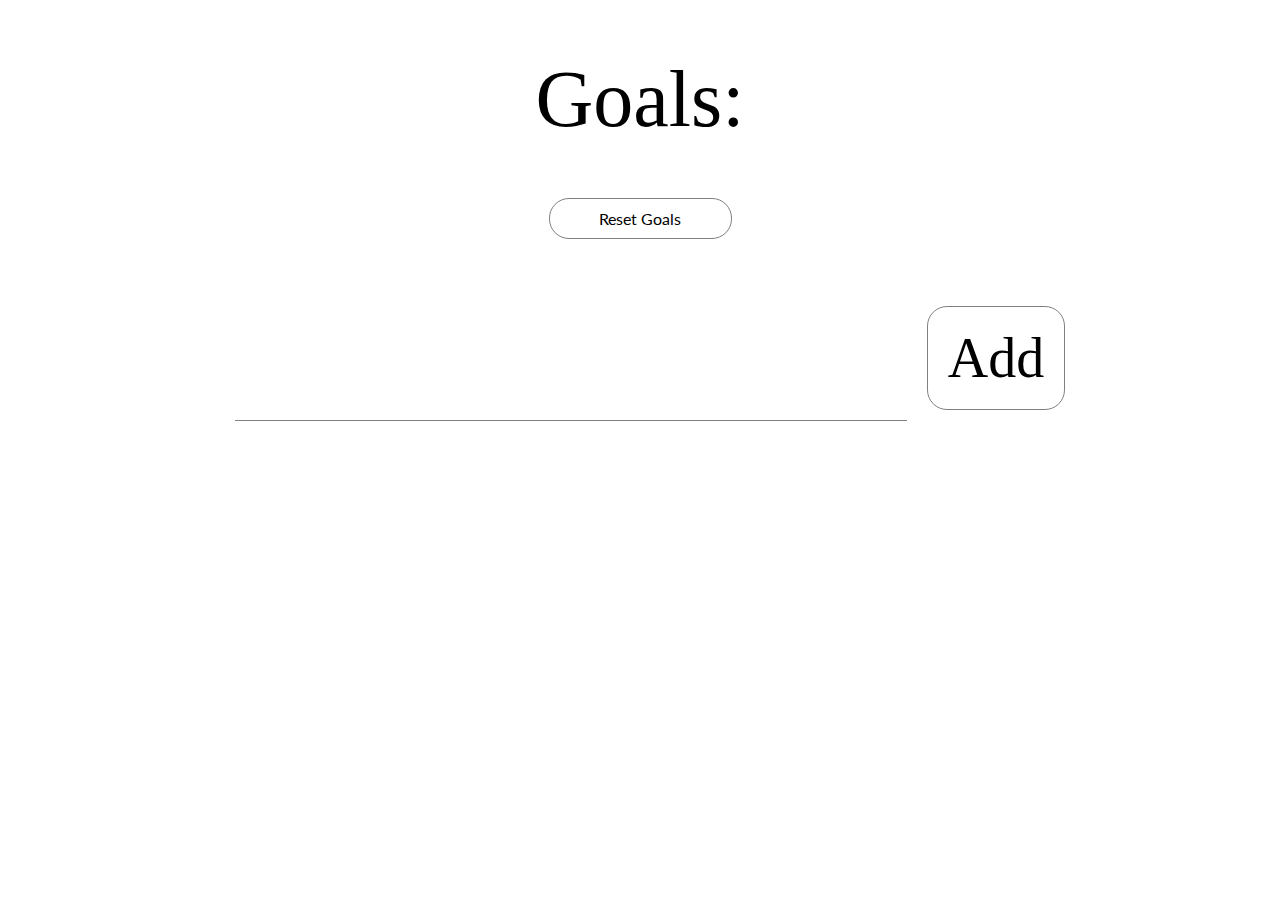
<file: 001/index.html>
<!DOCTYPE html>
<html lang="en">
  <head>
    <meta charset="UTF-8">
    <title>Day 1 - Goal List</title>
    <script src="https://cdnjs.cloudflare.com/ajax/libs/jquery/3.2.1/jquery.min.js"></script>
    <script src="main.js"></script>
    <link href="https://fonts.googleapis.com/css?family=Lato" rel="stylesheet">
    <link rel="stylesheet" href="main.css">
  </head>
  <body>



    <h1 id="goals-list-title">Goals:</h1>
    <span id="reset-goals">Reset Goals</span>
    <input type="text" id="goal-txt"><span id="add-goal-btn">Add </span>
    <div id="goals-list">

    </div>
    <img id="heydude" src="heydude.png" alt="">
  </body>
</html>
</file>
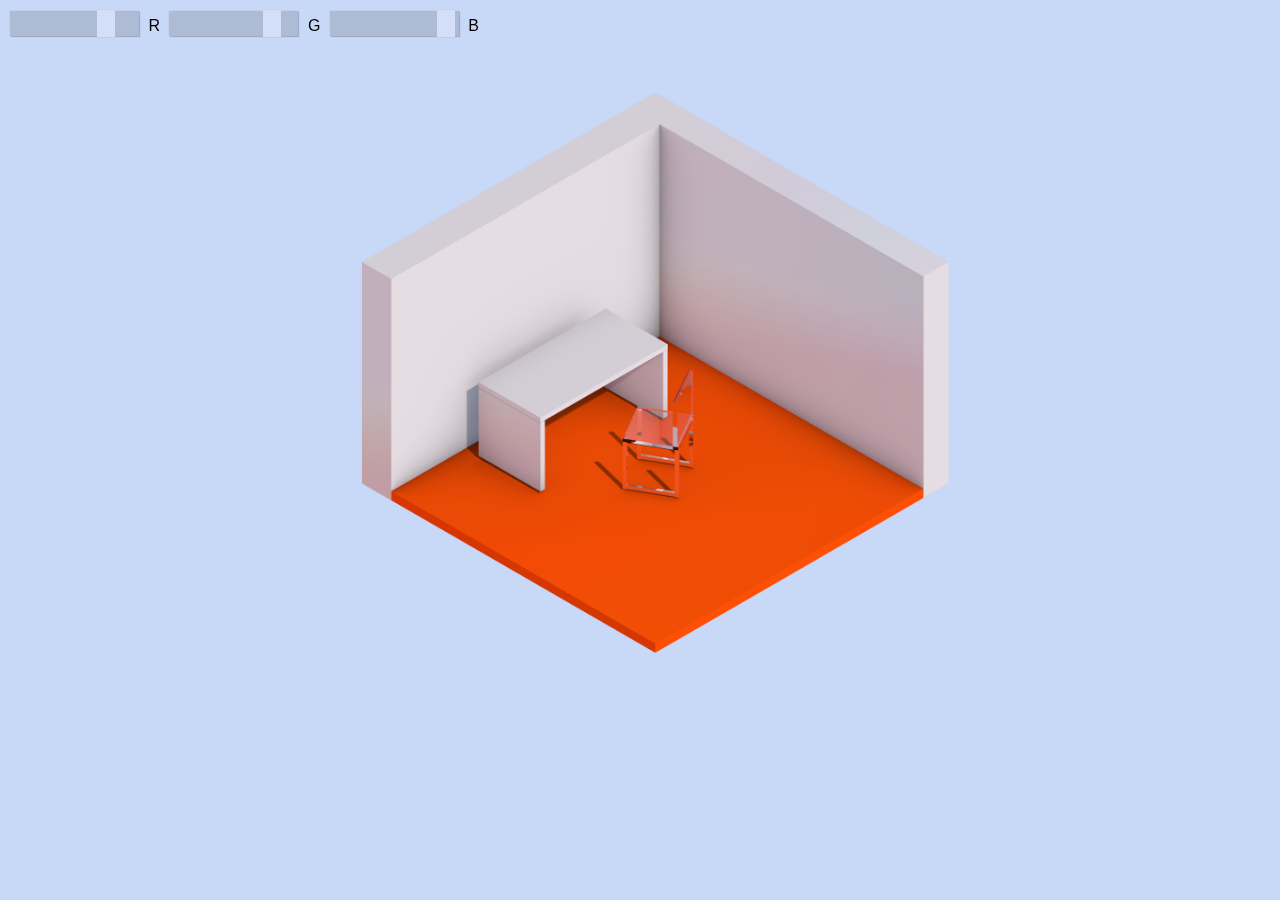
<file: 003/index.html>
<!DOCTYPE html>
<html lang="en">
<head>
  <meta charset="UTF-8">
  <title>Desk</title>
  <link rel="stylesheet" href="main.css">

    <script src="https://cdnjs.cloudflare.com/ajax/libs/jquery/3.2.1/jquery.min.js"></script>
    <script src="main.js"></script>
    <link href="https://fonts.googleapis.com/css?family=Lato" rel="stylesheet">

    <script src="main.js"></script>
</head>
<body>
  <img  class="desk" src="desk.png" alt="">
  <div id="colorpicker">

    <input type="range" name="points" id="rslider" class='slider' value="200" min="0" max="255">  
    <span id="rvalue" class='value-field'> R </span>

    <input  class='slider' type="range" name="points" id="gslider" value="216" min="0" max="255">  
    <span id="gvalue" class='value-field'> G </span>

    <input class='slider' type="range" name="points" id="bslider" value="247" min="0" max="255">  
    <span id="bvalue" class='value-field'> B </span>

  </div>
</body>
</html>
</file>
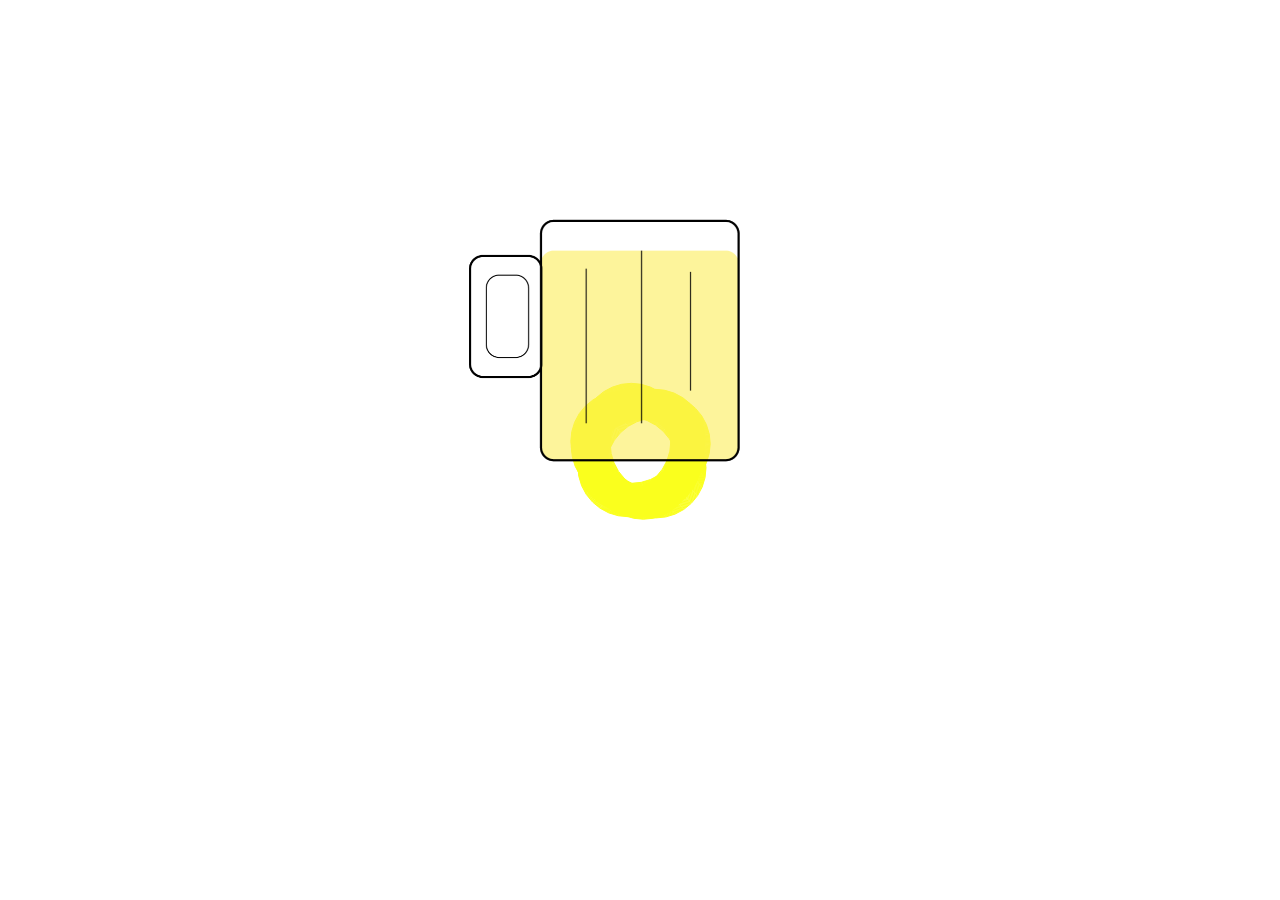
<file: 004/index.html>
<!DOCTYPE html>
<html lang="en">
<head>
  <meta charset="UTF-8">

  <script src="../utils/js/util.js"></script>
  <script src="../utils/js/vector.js"></script>
  <script src="main.js"></script>
  <link rel="stylesheet" href="main.css">
  <title> Circle </title>
</head>
<body>
  <canvas id="canvas"></canvas>
  <img src="beer.png" id="img"  alt="">
</body>
</html>
</file>
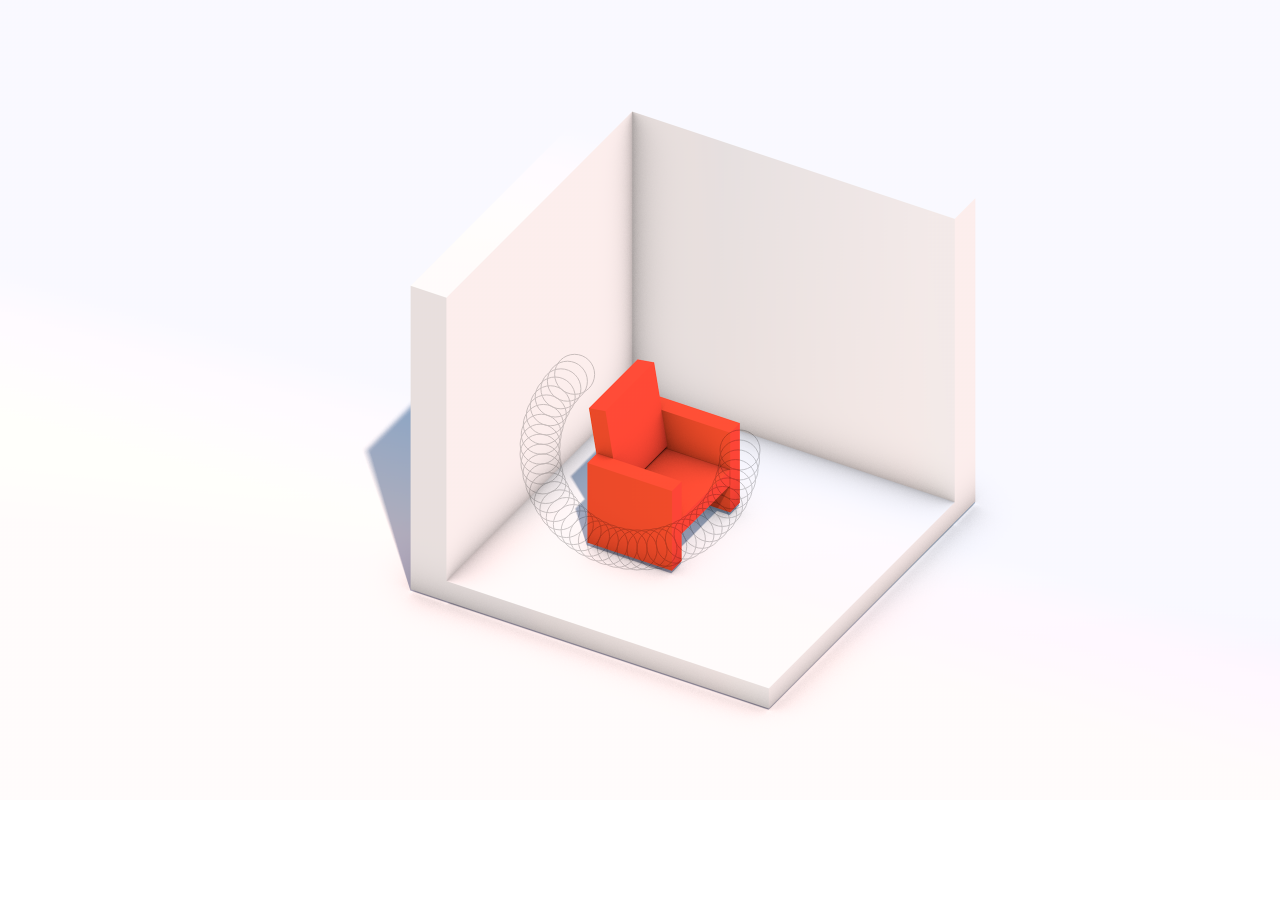
<file: 005/index.html>
<!DOCTYPE html>
<html lang="en">
<head>
  <meta charset="UTF-8">

  <script src="../utils/js/util.js"></script>
  <script src="../utils/js/vector.js"></script>
  <script src="main.js"></script>
  <link rel="stylesheet" href="main.css">
  <title> Couch  Chair  </title>
</head>
<body>
  <img src="couch.png" id="img"  alt="">
  <canvas id="canvas"></canvas>
</body>
</html>
</file>
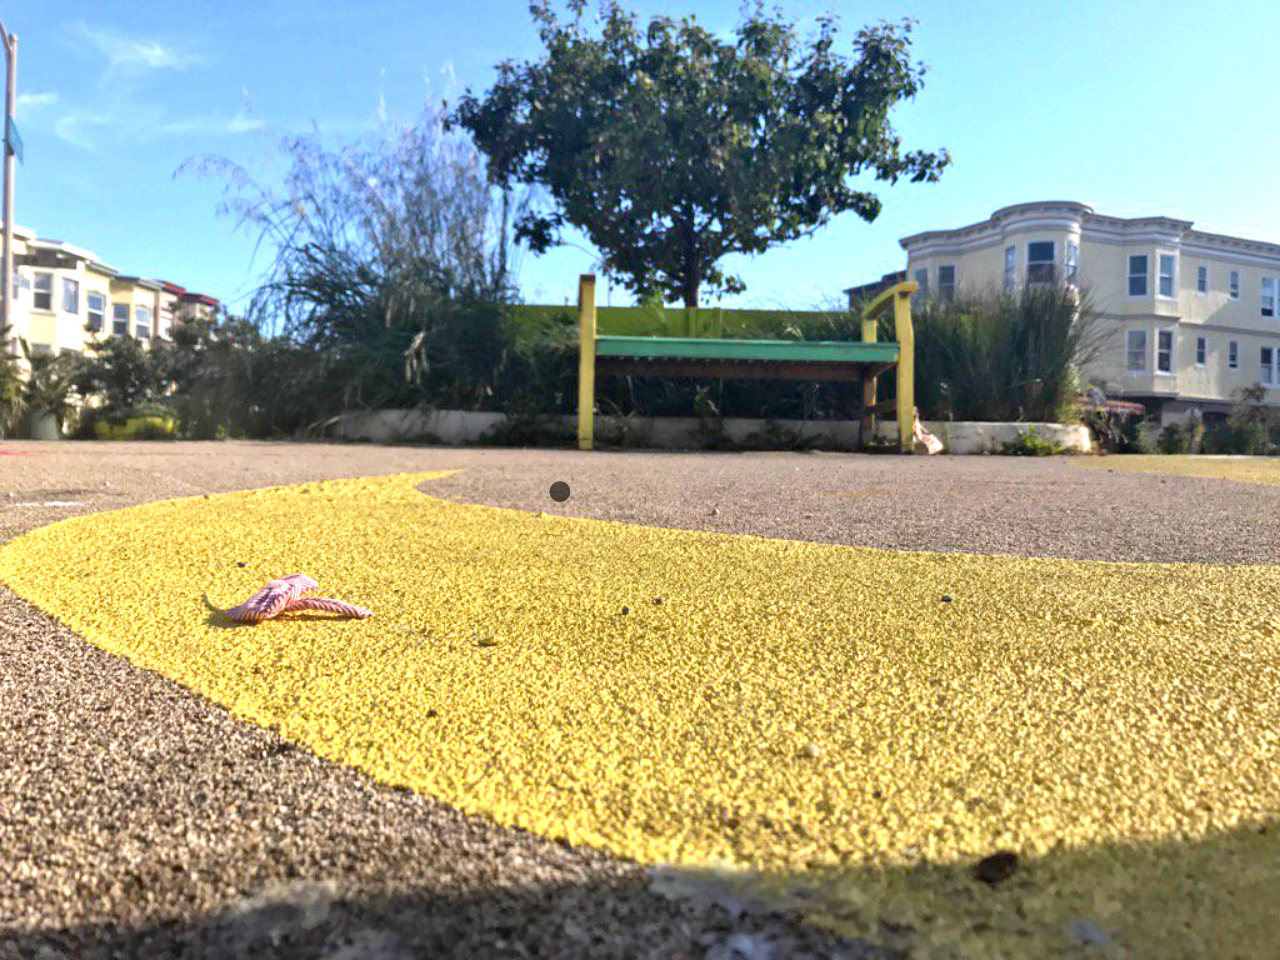
<file: 006/index.html>
<!DOCTYPE html>
<html lang="en">
<head>
  <meta charset="UTF-8">

  <script src="../utils/js/util.js"></script>
  <script src="../utils/js/vector.js"></script>
  <script src="main.js"></script>
  <link rel="stylesheet" href="main.css">
  <title> Little Park  </title>
</head>
<body>
  <img src="park.jpg" id="img"  alt="">
  <canvas id="canvas"></canvas>
</body>
</html>
</file>
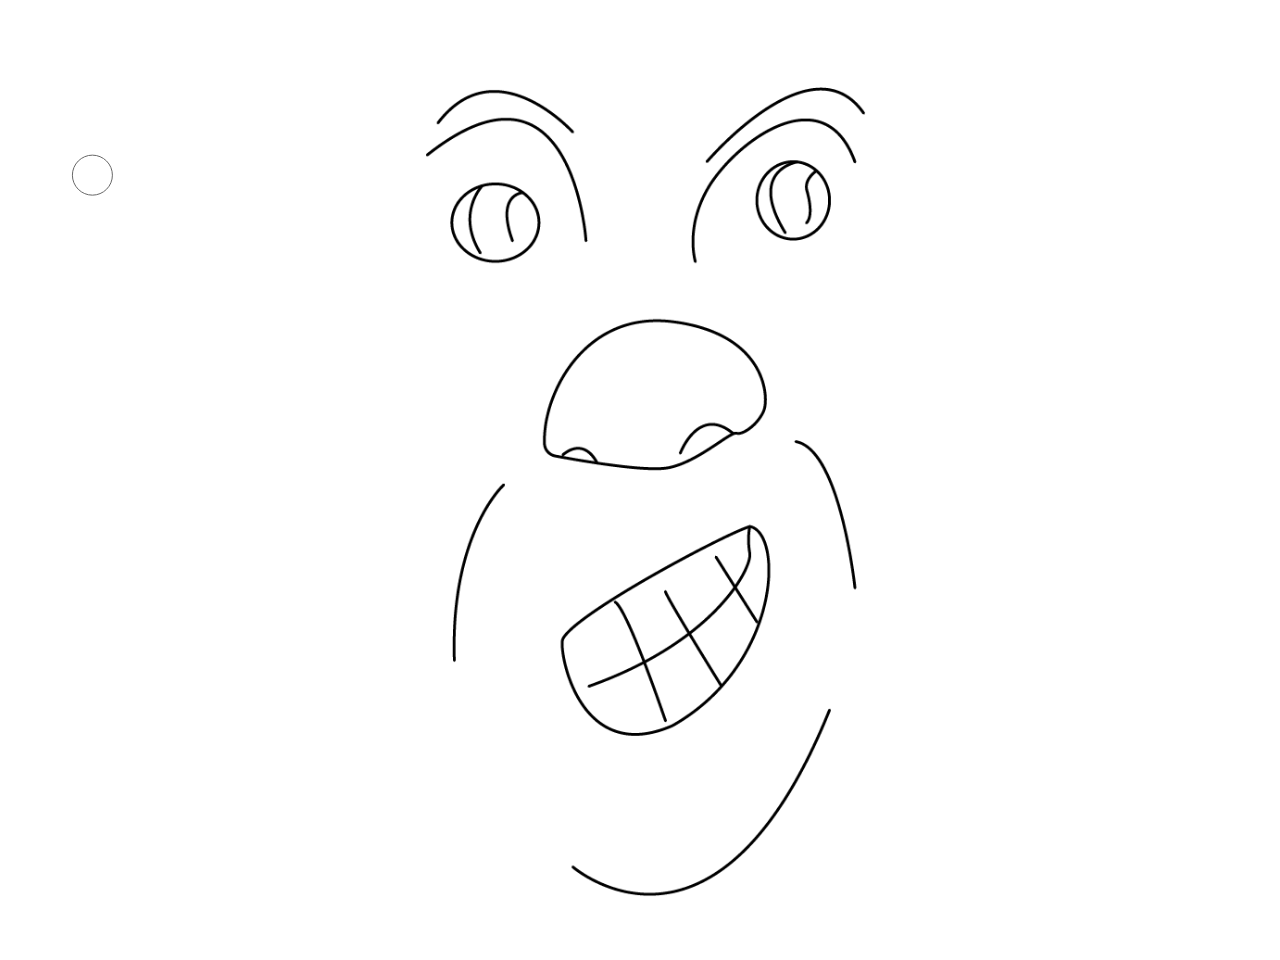
<file: 007/index.html>
<!DOCTYPE html>
<html lang="en">
<head>
  <meta charset="UTF-8">

  <script src="../utils/js/util.js"></script>
  <script src="../utils/js/vector.js"></script>
  <script src="main.js"></script>
  <link rel="stylesheet" href="main.css">
  <title> Dude </title>
</head>
<body>
  <img src="smile.png" id="img"  alt="">
  <canvas id="canvas"></canvas>
</body>
</html>
</file>
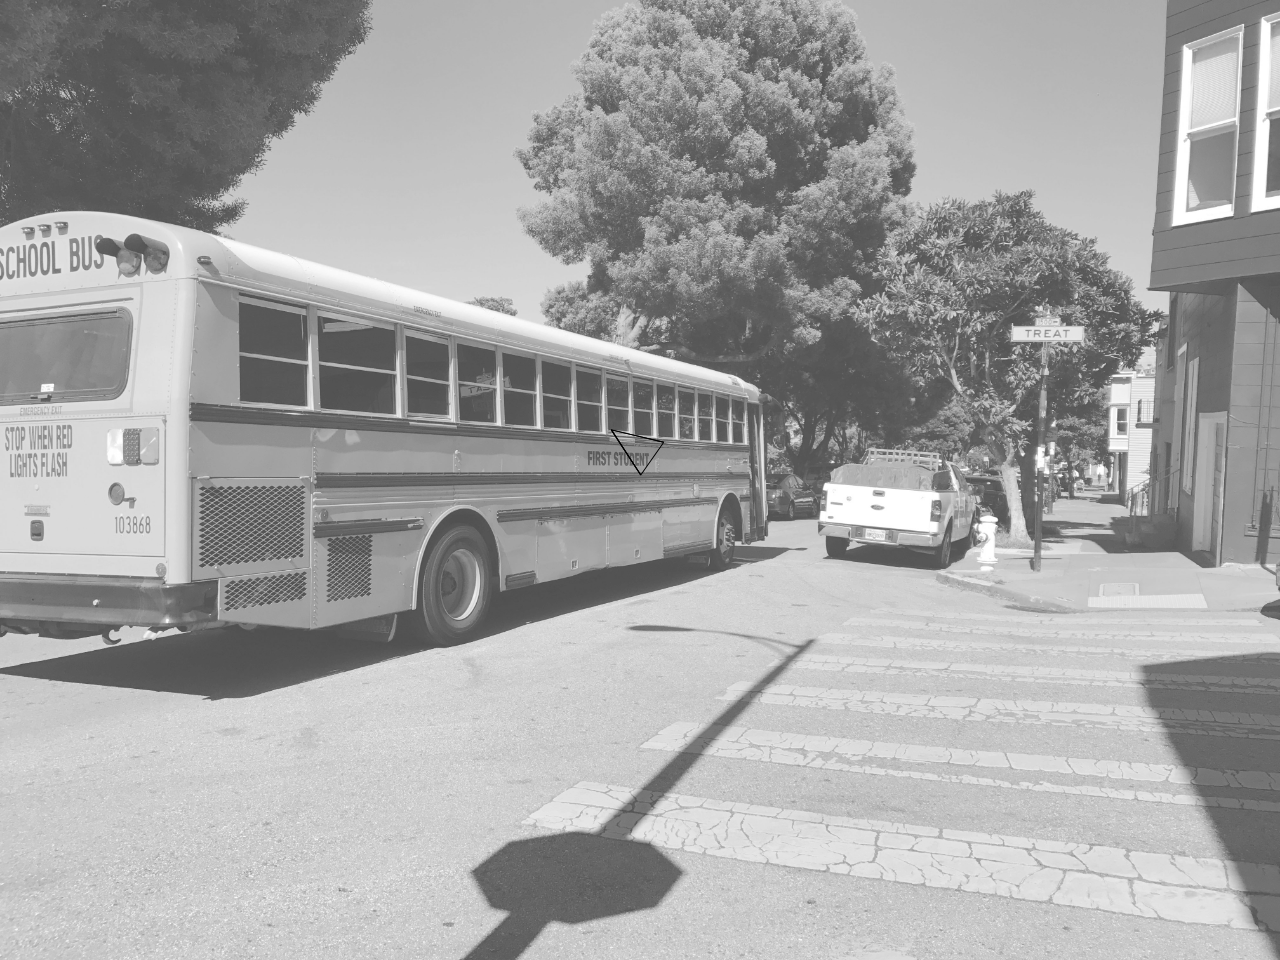
<file: 010/index.html>
<!DOCTYPE html>
<html lang="en">
<head>
  <meta charset="UTF-8">
  <title>Ship</title>
  <style>
  body, html {

    padding: 0;
    margin: 0;
  }
  #canvas {

    position: absolute;
    width: 100%;
    top: 0px;
    left: 0px;
  }
  img{
    position: absolute;
    width: 100%;
    top: 0px;
    left: 0px;
    opacity: 0.7;
  }
  
  </style>
</head>
<body>
  
  <img src="bus.jpg" alt="">
  <canvas id="canvas"></canvas>
  <script src="main.js"></script>
</body>
</html>
</file>
<file: 001/main.css>
body {
  text-align: center;

  font-family: 'Lato', sans-serif;
}


#goals-list-title{
  font-weight: 300;
  font-family: Lato-Light;
  font-size: 5rem;
}
#goal-txt{
  padding: 20px;
  margin: 10px 20px;
  border: none;
  border-bottom: 1px solid grey;
  width: 50%;
}

#goals-list{
  margin: auto;
  max-width: 70%;
}

input:focus, input:focus{
      outline: none;
}

input[type="text"]
{
    font-size:6rem;
    font-weight: 300;
    font-family: Lato-Light;
}


#reset-goals{
  display: block;
  border: 1px solid grey;
  max-width: 161px;
  margin: 20px;
  margin-left: auto;
  margin-right: auto;
  padding: 10px;
  border-radius: 20px;
  cursor: pointer;
}
#reset-goals:hover{
  background: black;
  color: white;
}


.goal-entry{
    background: #f7f7f7;
    margin: 20px;
    padding: 20px;
    border-radius: 5px;
    font-size: 1.5rem;
    font-weight: 200;
    font-family: Lato-Light;
}

#add-goal-btn{
  border: 1px solid grey;
  max-width: 161px;
  margin: 20px;
  margin-left: auto;
  margin-right: auto;
  padding: 20px;
  border-radius: 20px;
  cursor: pointer;
  font-weight: 100;
  font-family: Lato-Light;
  font-size: 3.5rem;

}
#add-goal-btn:hover{
  background: black;
  color: white;
}

#heydude{
  max-width: 28%;
  position: fixed;
  bottom: 0px;
  cursor: pointer;
  left: 0px;
  display: none;
  opacity: 0.3;
}
</file>
<file: 003/main.css>
body{
  margin: 0;
  padding: 0;
  /*background: #505764;
  background: #c8d8f7;
  */
  text-align: center;

  font-family: 'Lato-Light', sans-serif;
}


.desk {
  margin: auto;
  width: 90%;
  max-width: 2560px;
}

.value-field{
  min-width: 20px;
  padding: 0 5px;
  position: relative;
  top: -5px;
}

#colorpicker{
  margin-bottom: 20px;
  position: fixed;
  top: 10px;
  left: 10px;
}

/* "BORROWED */



.slider{
  opacity: 0.2;
}
input[type=range].slider {
  -webkit-appearance: none;
  margin: 0.7px 0;
}
input[type=range].slider:focus {
  outline: none;
}
input[type=range].slider::-webkit-slider-runnable-track {
  width: 100%;
  height: 25.6px;
  cursor: pointer;
  box-shadow: 1px 1px 1px #000000, 0px 0px 1px #0d0d0d;
  background: #484d4d;
  border-radius: 0px;
  border: 0px solid #010101;
}
input[type=range].slider::-webkit-slider-thumb {
  box-shadow: 0px 0px 1px #670000, 0px 0px 0px #810000;
  border: 0px solid #ff1e00;
  height: 27px;
  width: 18px;
  border-radius: 0px;
  background: #ffffff;
  cursor: pointer;
  -webkit-appearance: none;
  margin-top: -0.7px;
}
input[type=range].slider:focus::-webkit-slider-runnable-track {
  background: #545a5a;
}
input[type=range].slider::-moz-range-track {
  width: 100%;
  height: 25.6px;
  cursor: pointer;
  box-shadow: 1px 1px 1px #000000, 0px 0px 1px #0d0d0d;
  background: #484d4d;
  border-radius: 0px;
  border: 0px solid #010101;
}
input[type=range].slider::-moz-range-thumb {
  box-shadow: 0px 0px 1px #670000, 0px 0px 0px #810000;
  border: 0px solid #ff1e00;
  height: 27px;
  width: 18px;
  border-radius: 0px;
  background: #ffffff;
  cursor: pointer;
}
input[type=range].slider::-ms-track {
  width: 100%;
  height: 25.6px;
  cursor: pointer;
  background: transparent;
  border-color: transparent;
  color: transparent;
}
input[type=range].slider::-ms-fill-lower {
  background: #3c4040;
  border: 0px solid #010101;
  border-radius: 0px;
  box-shadow: 1px 1px 1px #000000, 0px 0px 1px #0d0d0d;
}
input[type=range].slider::-ms-fill-upper {
  background: #484d4d;
  border: 0px solid #010101;
  border-radius: 0px;
  box-shadow: 1px 1px 1px #000000, 0px 0px 1px #0d0d0d;
}
input[type=range].slider::-ms-thumb {
  box-shadow: 0px 0px 1px #670000, 0px 0px 0px #810000;
  border: 0px solid #ff1e00;
  height: 27px;
  width: 18px;
  border-radius: 0px;
  background: #ffffff;
  cursor: pointer;
  height: 25.6px;
}
input[type=range].slider:focus::-ms-fill-lower {
  background: #484d4d;
}
input[type=range].slider:focus::-ms-fill-upper {
  background: #545a5a;
}
</file>
<file: 004/main.css>
html, body {
  margin: 0;
  padding: 0;
  cursor: pointer;
}

canvas {
  display: block;
    position: absolute;
    top: 0;
    left: 0;
}


#img{
  position: absolute;
  top: 0;
  left: 50%;
  margin-left: -25%;
  width: 50%;
}
</file>
<file: 005/main.css>
html, body {
  margin: 0;
  padding: 0;
  cursor: pointer;
}

canvas {
  display: block;
    position: absolute;
    top: 0;
    left: 0;
    opacity: 0.2;
}


#img{
  position: absolute;
  top: 0;
  left: 0;
  width: 100%;
}
</file>
<file: 006/main.css>
html, body {
  margin: 0;
  padding: 0;
  cursor: pointer;
}

canvas {
  display: block;
    position: absolute;
    top: 0;
    left: 0;
    opacity: 0.6;
}


#img{
  position: absolute;
  top: 0;
  left: 0;
  width: 100%;
}
</file>
<file: 007/main.css>
html, body {
  margin: 0;
  padding: 0;
  cursor: pointer;
}

canvas {
  display: block;
    position: absolute;
    top: 0;
    left: 0;
    opacity: 0.6;
}


#img{
  position: absolute;
  top: 0;
  left: 0;
  width: 100%;
}
</file>
